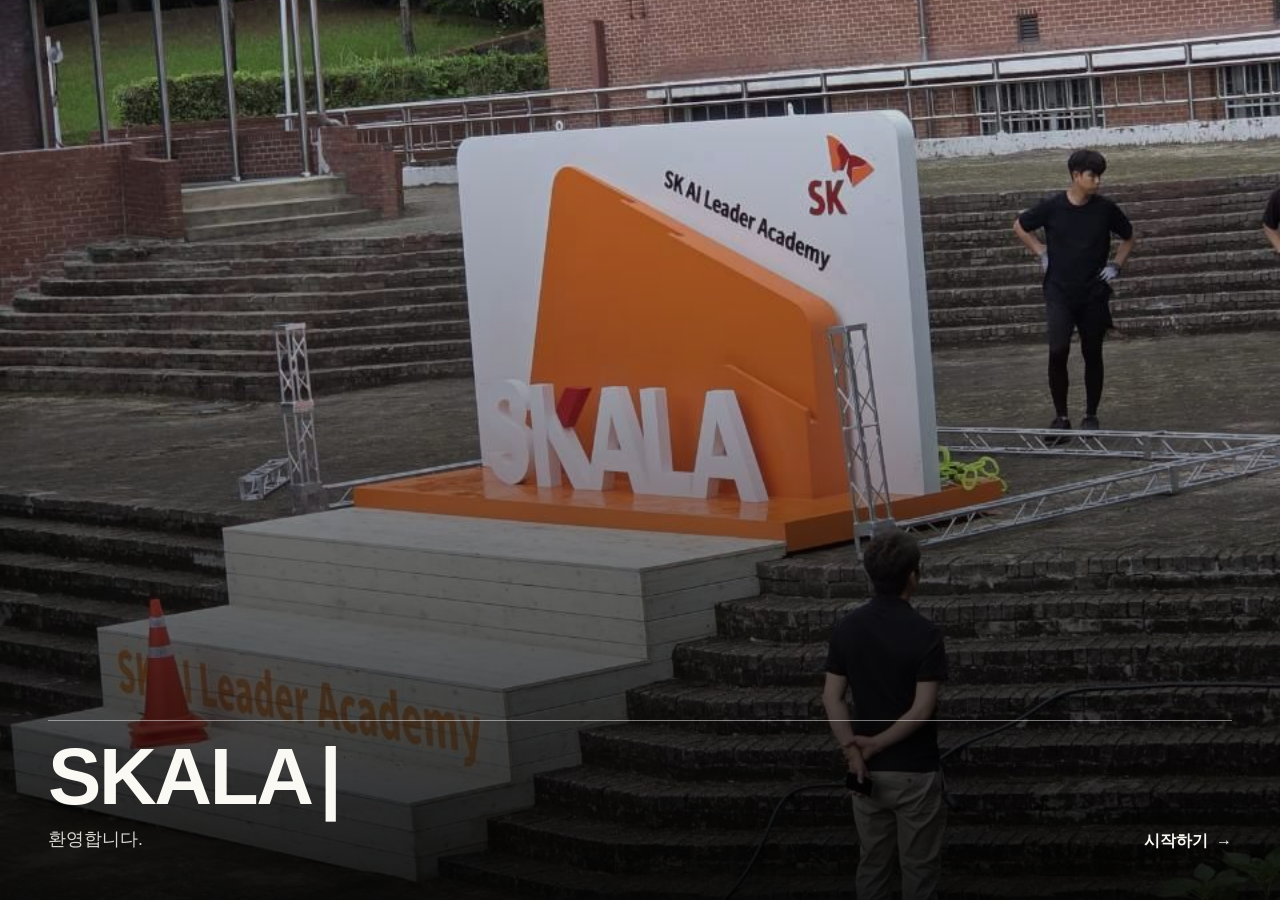
<file: index.html>
<!DOCTYPE html>
<html lang="ko">
<head>
    <meta charset="UTF-8">
    <meta name="viewport" content="width=device-width, initial-scale=1.0">
    <title>SKALA - 메인</title>
    <link rel="stylesheet" href="css/style.css">
</head>
<body>
    <div class="stage">
        <section id="hero-screen" class="hero-screen">
            <div class="hero-image-wrap">
                <img class="hero-bg-image" src="images/welcome.jpg" alt="SKALA 환영 이미지" width="960" height="1280">
                <div class="hero-overlay"></div>
            </div>
            <div class="hero-bottom-bar">
                <div class="hero-text">
                    <h1 aria-label="SKALA"><span id="typewriter" aria-hidden="true"></span><span class="cursor" aria-hidden="true">|</span></h1>
                    <p id="hero-sub" class="hero-sub">환영합니다.</p>
                </div>
                <button type="button" id="start-btn" class="hero-click">
                    <span>시작하기</span>
                    <span class="arrow" aria-hidden="true">&rarr;</span>
                </button>
            </div>
        </section>

        <section id="category-screen" class="category-screen">
            <main id="categories" class="category-list">
                <section class="category-item">
                    <h3>소개합니다</h3>
                    <p>진지함과 장난기 사이 어딘가입니다.
해야 할 일에는 누구보다 진심이고, 사람들과는 편하게 웃는 걸 좋아합니다..</p>
                    <a href="myProfile.html">바로가기</a>
                </section>
                <section class="category-item">
                    <h3>내 강의 일정</h3>
                    <p>월요일부터 금요일까지, SKALA의 강의 일정을 확인해보세요.</p>
                    <span class="category-stat">이번 주 18개 강의</span>
                    <a href="myClass.html">바로가기</a>
                </section>
                <section class="category-item">
                    <h3>회원가입</h3>
                    <p>SKALA-FRONT의 새로운 얼굴이 되어보세요.</p>
                    <a href="signUp.html">바로가기</a>
                </section>
                
                <section class="category-item">
                    <h3>회원가입결과</h3>
                    <p>방금 입력한 정보, 여기서 바로 확인하세요.</p>
                    <span class="category-note">회원가입을 먼저 완료해야 결과를 볼 수 있어요</span>
                    <a href="signUpResult.html">바로가기</a>
                </section>
                <section class="category-item">
                    <h3>내 여행지</h3>
                    <p>다녀온 곳들을 모아둔 여행 기록입니다.</p>
                    <span class="category-stat">6곳의 기록</span>
                    <a href="myTrip.html">바로가기</a>
                </section>
            </main>

            <footer class="site-footer">
                <button type="button" id="replay-intro-btn" class="replay-intro-btn">인트로 다시 보기</button>
                <p>&copy; 2026 SKALA</p>
            </footer>
        </section>
    </div>

    <script>
        // 외부 파일(js/script.js)을 거치지 않고 즉시 실행 - 네트워크로 스크립트를 받아오는 동안
        // 카테고리 목록(기본 상태)이 먼저 보였다가 히어로 사진이 뒤늦게 덮이는 깜빡임을 없앤다.
        (function () {
            var stage = document.querySelector('.stage');
            var typewriterEl = document.getElementById('typewriter');
            var heroSub = document.getElementById('hero-sub');
            var startBtn = document.getElementById('start-btn');
            var categories = document.getElementById('categories');
            var replayBtn = document.getElementById('replay-intro-btn');

            if (!stage || !typewriterEl || !heroSub || !startBtn || !categories) {
                return;
            }

            var title = 'SKALA';
            var reduceMotion = window.matchMedia && window.matchMedia('(prefers-reduced-motion: reduce)').matches;

            function playTypewriter() {
                var index = 0;
                function typeNextLetter() {
                    if (index <= title.length) {
                        typewriterEl.textContent = title.slice(0, index);
                        index++;
                        setTimeout(typeNextLetter, 150);
                    } else {
                        heroSub.classList.add('visible');
                        startBtn.classList.add('visible');
                    }
                }

                if (reduceMotion) {
                    typewriterEl.textContent = title;
                    heroSub.classList.add('visible');
                    startBtn.classList.add('visible');
                } else {
                    setTimeout(typeNextLetter, 400);
                }
            }

            // 인트로를 다시 보여줄 때는 이전 재생 흔적(타이핑된 글자, 노출 상태)을 지우고 처음부터 다시 재생
            function showIntro() {
                typewriterEl.textContent = '';
                heroSub.classList.remove('visible');
                startBtn.classList.remove('visible');
                stage.classList.add('intro-active');
                playTypewriter();
            }

            // 히어로를 걷어내고 카테고리 화면을 확정 노출. 같은 세션에서는 재방문 시 인트로를 다시 틀지 않기 위해 기록해 둠
            function enterCategories() {
                stage.classList.remove('intro-active');
                categories.classList.add('revealed');
                sessionStorage.setItem('skalaIntroSeen', '1');
            }

            if (sessionStorage.getItem('skalaIntroSeen') === '1') {
                categories.classList.add('revealed');
            } else {
                showIntro();
            }

            startBtn.addEventListener('click', enterCategories);

            if (replayBtn) {
                replayBtn.addEventListener('click', showIntro);
            }
        })();
    </script>
</body>
</html>
</file>
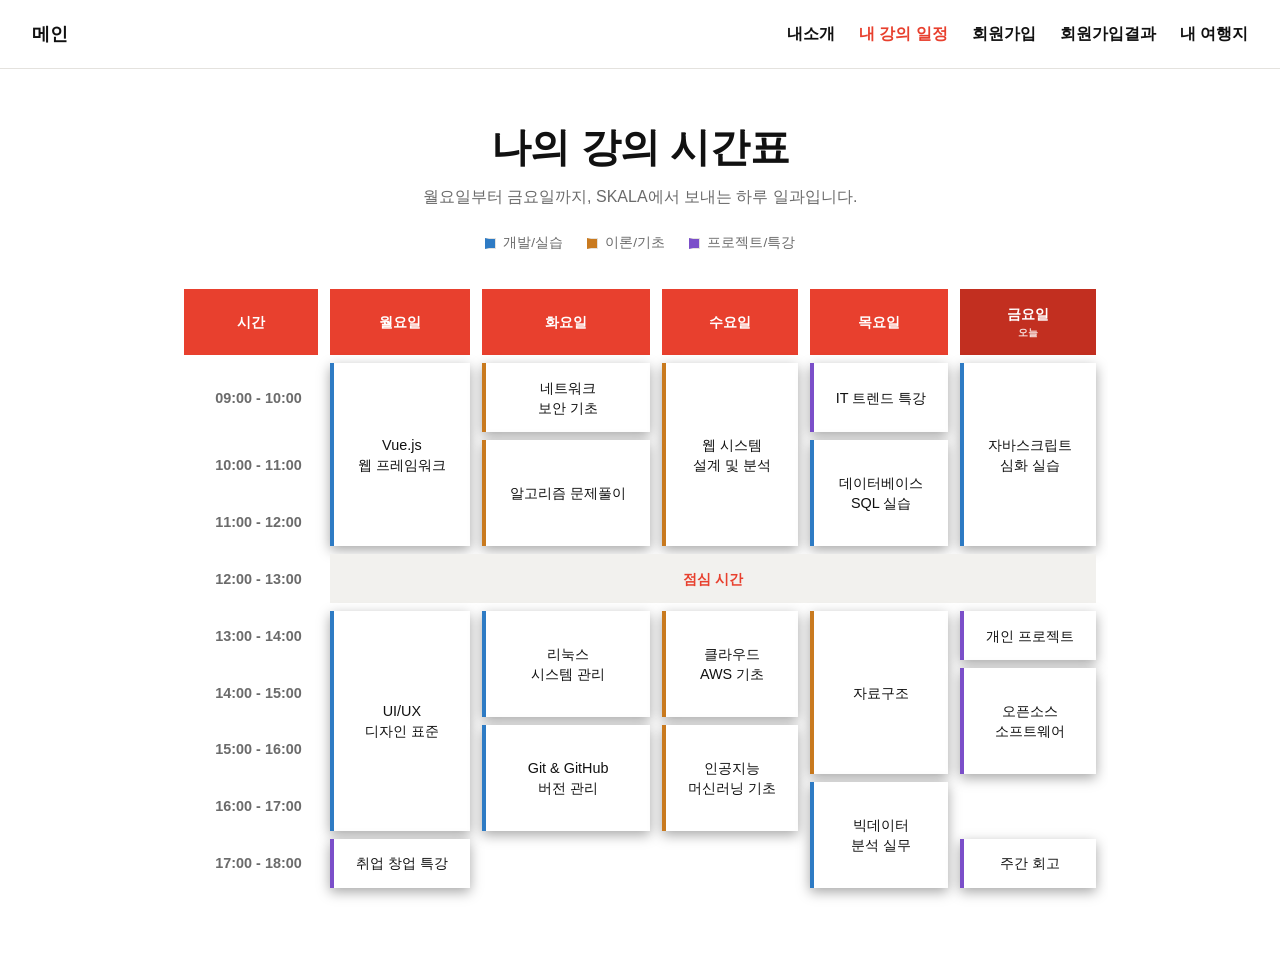
<file: myClass.html>
<!DOCTYPE html>
<html lang="ko">
<head>
    <meta charset="UTF-8">
    <meta name="viewport" content="width=device-width, initial-scale=1.0">
    <title>내 강의 일정</title>
    <link rel="stylesheet" href="css/style.css">
</head>
<body>
    <nav class="site-nav">
        <a href="index.html" class="nav-brand">메인</a>
        <button type="button" class="nav-toggle" aria-label="메뉴 열기" aria-expanded="false" aria-controls="nav-links">
            <span></span><span></span><span></span>
        </button>
        <ul class="nav-links" id="nav-links">
            <li><a href="myProfile.html">내소개</a></li>
            <li><a href="myClass.html" aria-current="page">내 강의 일정</a></li>
            <li><a href="signUp.html">회원가입</a></li>
            <li><a href="signUpResult.html">회원가입결과</a></li>
            <li><a href="myTrip.html">내 여행지</a></li>
        </ul>
    </nav>

    <main class="class-page">
        <header class="class-header">
            <h1>나의 강의 시간표</h1>
            <p>월요일부터 금요일까지, SKALA에서 보내는 하루 일과입니다.</p>
        </header>

        <ul class="legend">
            <li><span class="legend-dot course-dev"></span>개발/실습</li>
            <li><span class="legend-dot course-theory"></span>이론/기초</li>
            <li><span class="legend-dot course-project"></span>프로젝트/특강</li>
        </ul>

        <p class="scroll-hint">옆으로 스크롤해서 전체 시간표를 확인하세요 &rarr;</p>

        <div class="table-scroll">
            <table class="schedule-table">
                <thead>
                    <tr>
                        <th scope="col">시간</th>
                        <th scope="col" data-day="mon">월요일</th>
                        <th scope="col" data-day="tue">화요일</th>
                        <th scope="col" data-day="wed">수요일</th>
                        <th scope="col" data-day="thu">목요일</th>
                        <th scope="col" data-day="fri">금요일</th>
                    </tr>
                </thead>
                <tbody>
                    <tr>
                        <th scope="row">09:00 - 10:00</th>
                        <td class="course course-dev" rowspan="3" data-day="mon" data-start="9" data-end="12">Vue.js<br>웹 프레임워크</td>
                        <td class="course course-theory" data-day="tue" data-start="9" data-end="10">네트워크<br>보안 기초</td>
                        <td class="course course-theory" rowspan="3" data-day="wed" data-start="9" data-end="12">웹 시스템<br>설계 및 분석</td>
                        <td class="course course-project" data-day="thu" data-start="9" data-end="10">IT 트렌드 특강</td>
                        <td class="course course-dev" rowspan="3" data-day="fri" data-start="9" data-end="12">자바스크립트<br>심화 실습</td>
                    </tr>
                    <tr>
                        <th scope="row">10:00 - 11:00</th>
                        <td class="course course-theory" rowspan="2" data-day="tue" data-start="10" data-end="12">알고리즘 문제풀이</td>
                        <td class="course course-dev" rowspan="2" data-day="thu" data-start="10" data-end="12">데이터베이스<br>SQL 실습</td>
                    </tr>
                    <tr>
                        <th scope="row">11:00 - 12:00</th>
                    </tr>
                    <tr class="lunch-row">
                        <th scope="row">12:00 - 13:00</th>
                        <td class="lunch-time" colspan="5">점심 시간</td>
                    </tr>
                    <tr>
                        <th scope="row">13:00 - 14:00</th>
                        <td class="course course-dev" rowspan="4" data-day="mon" data-start="13" data-end="17">UI/UX<br>디자인 표준</td>
                        <td class="course course-dev" rowspan="2" data-day="tue" data-start="13" data-end="15">리눅스<br>시스템 관리</td>
                        <td class="course course-theory" rowspan="2" data-day="wed" data-start="13" data-end="15">클라우드<br>AWS 기초</td>
                        <td class="course course-theory" rowspan="3" data-day="thu" data-start="13" data-end="16">자료구조</td>
                        <td class="course course-project" data-day="fri" data-start="13" data-end="14">개인 프로젝트</td>
                    </tr>
                    <tr>
                        <th scope="row">14:00 - 15:00</th>
                        <td class="course course-project" rowspan="2" data-day="fri" data-start="14" data-end="16">오픈소스<br>소프트웨어</td>
                    </tr>
                    <tr>
                        <th scope="row">15:00 - 16:00</th>
                        <td class="course course-dev" rowspan="2" data-day="tue" data-start="15" data-end="17">Git &amp; GitHub<br>버전 관리</td>
                        <td class="course course-theory" rowspan="2" data-day="wed" data-start="15" data-end="17">인공지능<br>머신러닝 기초</td>
                    </tr>
                    <tr>
                        <th scope="row">16:00 - 17:00</th>
                        <td class="course course-dev" rowspan="2" data-day="thu" data-start="16" data-end="18">빅데이터<br>분석 실무</td>
                        <td class="empty-slot"></td>
                    </tr>
                    <tr>
                        <th scope="row">17:00 - 18:00</th>
                        <td class="course course-project" data-day="mon" data-start="17" data-end="18">취업 창업 특강</td>
                        <td class="empty-slot"></td>
                        <td class="empty-slot"></td>
                        <td class="course course-project" data-day="fri" data-start="17" data-end="18">주간 회고</td>
                    </tr>
                </tbody>
            </table>
        </div>
    </main>

    <script src="js/script.js"></script>
</body>
</html>
</file>
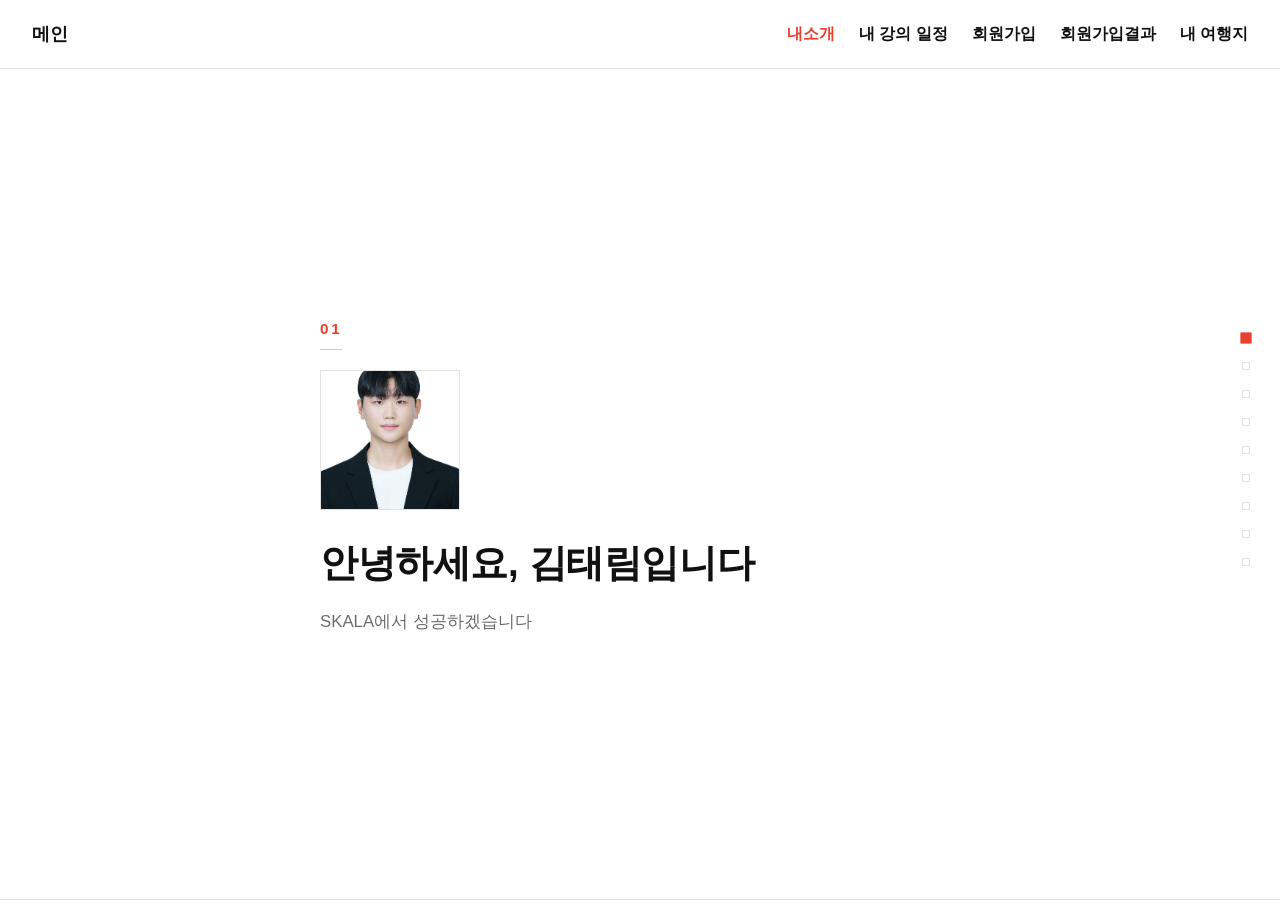
<file: myProfile.html>
<!DOCTYPE html>
<html lang="ko">
<head>
    <meta charset="UTF-8">
    <meta name="viewport" content="width=device-width, initial-scale=1.0">
    <title>내소개</title>
    <link rel="stylesheet" href="css/style.css">
</head>
<body>
    <nav class="site-nav">
        <a href="index.html" class="nav-brand">메인</a>
        <button type="button" class="nav-toggle" aria-label="메뉴 열기" aria-expanded="false" aria-controls="nav-links">
            <span></span><span></span><span></span>
        </button>
        <ul class="nav-links" id="nav-links">
            <li><a href="myProfile.html" aria-current="page">내소개</a></li>
            <li><a href="myClass.html">내 강의 일정</a></li>
            <li><a href="signUp.html">회원가입</a></li>
            <li><a href="signUpResult.html">회원가입결과</a></li>
            <li><a href="myTrip.html">내 여행지</a></li>
        </ul>
    </nav>

    <nav class="section-dots" aria-label="섹션 바로가기">
        <a href="#intro" aria-label="01. 안녕하세요, 김태림입니다"><span class="dot"></span></a>
        <a href="#one-liner" aria-label="02. 한 줄 소개"><span class="dot"></span></a>
        <a href="#education" aria-label="03. 학력 / 경력"><span class="dot"></span></a>
        <a href="#skills" aria-label="04. 스킬"><span class="dot"></span></a>
        <a href="#top3" aria-label="05. 저를 설명하는 말 TOP 3"><span class="dot"></span></a>
        <a href="#manual" aria-label="06. 저의 사용 설명서"><span class="dot"></span></a>
        <a href="#episode" aria-label="07. 요즘 자주 나타나는 증상"><span class="dot"></span></a>
        <a href="#memories" aria-label="08. 좋은 기억들"><span class="dot"></span></a>
        <a href="#contact" aria-label="09. 연락처"><span class="dot"></span></a>
    </nav>

    <main class="profile-scroll">
        <section class="profile-section" id="intro">
            <div class="profile-section-inner">
                <span class="section-index">01</span>
                <img class="profile-photo" src="images/profile.jpg" alt="김태림 프로필 사진" width="375" height="500">
                <h2>안녕하세요, 김태림입니다</h2>
                <p>SKALA에서 성공하겠습니다</p>
            </div>
        </section>

        <section class="profile-section" id="one-liner">
            <div class="profile-section-inner">
                <span class="section-index">02</span>
                <h2>한 줄 소개</h2>
                <p> "Was mich nicht umbringt, macht mich stärker."</p>
                <p>안되면 될 때까지 파고 들어 끝까지 완수 해내겠습니다</p>
            </div>
        </section>

        <section class="profile-section" id="education">
            <div class="profile-section-inner profile-section-inner--split">
                <div class="profile-section-text">
                    <span class="section-index">03</span>
                    <h2>학력 / 경력</h2>
                    <ul class="timeline-list">
                        <li><strong>전북대학교 / 산업공학과</strong><span>재학 2022.03.02 · 졸업 예정 2028.08.28</span></li>
                        <li><strong>ADsP, SQLD</strong><span>2026.03 자격증 취득</span></li>
                        <li><strong>하계 빅데이터 해커톤 우수상</strong><span>2026.07.09 빅대이터 혁신융합대학 사업단 주최 빅데이터 캠프</span></li>
                    </ul>
                </div>
                <img class="section-photo" src="images/education.jpg" alt="학력/경력 관련 사진" width="1050" height="1400" loading="lazy">
            </div>
        </section>

        <section class="profile-section" id="skills">
            <div class="profile-section-inner">
                <span class="section-index">04</span>
                <h2>스킬</h2>
                <h3 class="sub-label">잘하는 것</h3>
                <ul class="tag-list">
                    <li>Python</li>
                    <li>SQL</li>
                    <li>데이터 분석</li>
                    <li>발표</li>
                </ul>
                <h3 class="sub-label">성장 시키고 싶은 것</h3>
                <ul class="tag-list">
                    <li>개발</li>
                    <li>데이터 분석</li>
                    <li>AI 활용</li>
                    <li>발표</li>
                </ul>
            </div>
        </section>

        <section class="profile-section" id="top3">
            <div class="profile-section-inner">
                <span class="section-index">05</span>
                <h2>저를 설명하는 말 TOP 3</h2>
                <ul class="timeline-list">
                    <li><strong>"열정 페이는 사절합니다. 열정은 돈으로 환산해 주세요."</strong><span>주변 사람들 평가 1위</span></li>
                    <li><strong>"노력은 배신하지 않는다는데, 가끔 뒤통수는 세게 치더라."</strong><span>주변 사람들 평가 2위</span></li>
                    <li><strong>"늦었다고 생각할 때가 진짜 너무 늦었다. 그러니까 지금이라도 당장 해라."</strong><span>주변 사람들 평가 3위</span></li>
                </ul>
            </div>
        </section>

        <section class="profile-section" id="manual">
            <div class="profile-section-inner">
                <span class="section-index">06</span>
                <h2>저의 사용 설명서</h2>
                <ul class="timeline-list">
                    <li><strong>모델명</strong><span>김태림 Ver.2026</span></li>
                    <li><strong>충전 방법</strong><span>칭찬은 고래도 춤추게 합니다</span></li>
                    <li><strong>주의사항</strong><span>'열정'만 주입하면 고장 납니다. 적절한 금융 치료가 동반되어야 원활하게 작동합니다.</span></li>
                    <li><strong>절전 모드</strong><span>과도한 열정 사용 시 시스템 보호를 위해 간헐적 강제 종료 (주요 증상: 영혼 없는 대답)</span></li>
                </ul>
            </div>
        </section>

        <section class="profile-section" id="episode">
            <div class="profile-section-inner">
                <span class="section-index">07</span>
                <h2>요즘 자주 나타나는 증상</h2>
                <p>1. 전화하면서 휴대폰 찾기</p>
                <p>2. 잠 안와서 뒤척거리다가 다음날 피곤하기</p>
                <p>3. 집 생각 하기</p>
            </div>
        </section>

        <section class="profile-section" id="memories">
            <div class="profile-section-inner profile-section-inner--split">
                <div class="profile-section-text">
                    <span class="section-index">08</span>
                    <h2>좋은 기억들</h2>
                    <p>가끔은 하늘을 날며, 가끔은 볼링공을 굴리며 — 일상 속 소소한 행복들을 모아봤습니다.</p>
                    <ul class="tag-list memory-tags">
                        <li>볼링</li>
                        <li class="tag-active">패러글라이딩</li>
                        <li>학교 축제</li>
                        <li>여행</li>
                        <li>일상</li>
                    </ul>
                </div>
                <img class="section-photo" src="images/paragliding.jpg" alt="패러글라이딩 사진" width="1400" height="1050" loading="lazy">
            </div>
        </section>

        <section class="profile-section" id="contact">
            <div class="profile-section-inner">
                <span class="section-index">09</span>
                <h2>연락처</h2>
                <ul class="contact-list">
                    <li><strong>Email</strong><span>ta6197@gmail.com</span></li>
                    <li><strong>GitHub</strong><span>github.com/ta6197-sys</span></li>
                </ul>
            </div>
        </section>
    </main>

    <script src="js/script.js"></script>
</body>
</html>
</file>
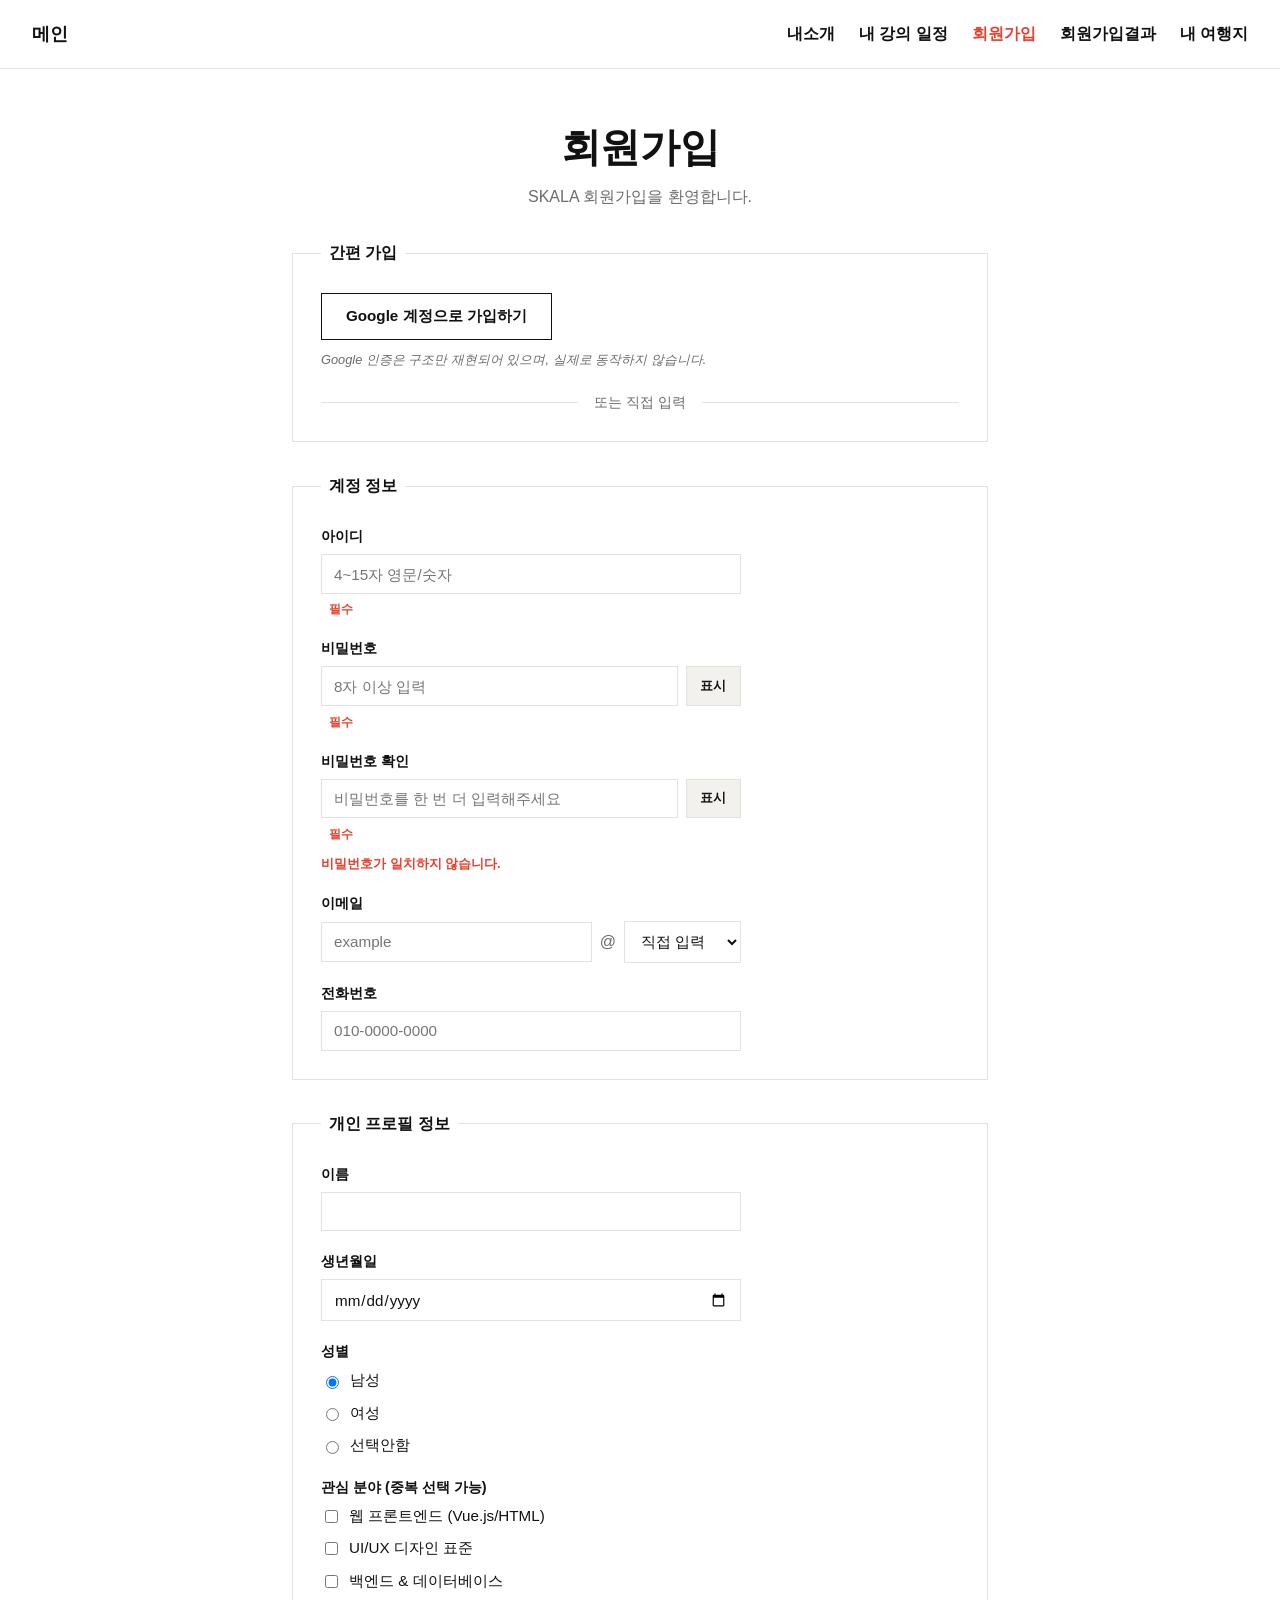
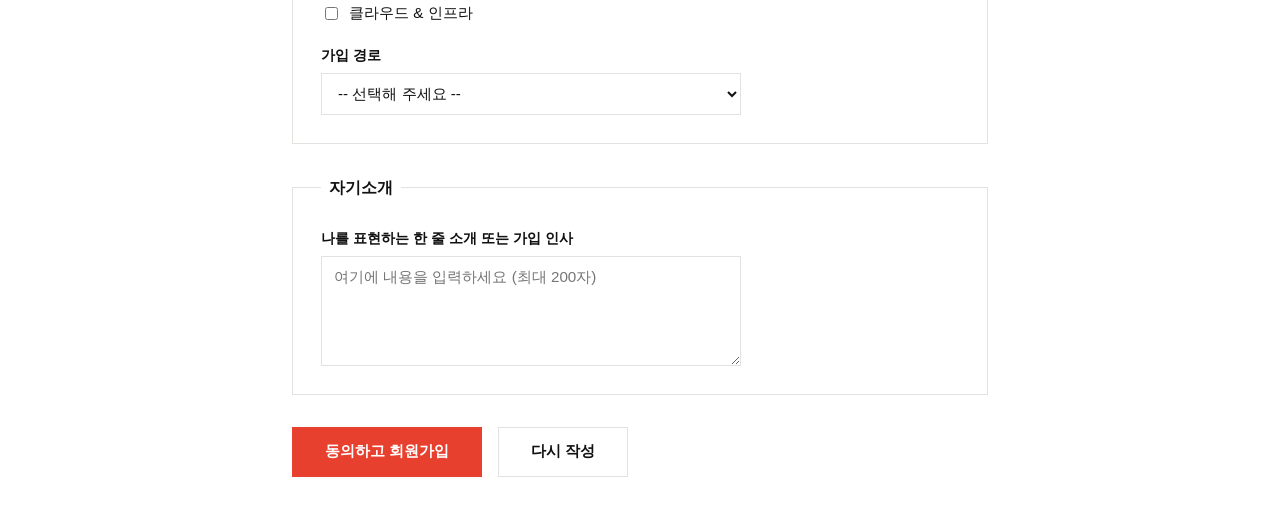
<file: signUp.html>
<!DOCTYPE html>
<html lang="ko">
<head>
    <meta charset="UTF-8">
    <meta name="viewport" content="width=device-width, initial-scale=1.0">
    <title>회원가입</title>
    <link rel="stylesheet" href="css/style.css">
</head>
<body>
    <nav class="site-nav">
        <a href="index.html" class="nav-brand">메인</a>
        <button type="button" class="nav-toggle" aria-label="메뉴 열기" aria-expanded="false" aria-controls="nav-links">
            <span></span><span></span><span></span>
        </button>
        <ul class="nav-links" id="nav-links">
            <li><a href="myProfile.html">내소개</a></li>
            <li><a href="myClass.html">내 강의 일정</a></li>
            <li><a href="signUp.html" aria-current="page">회원가입</a></li>
            <li><a href="signUpResult.html">회원가입결과</a></li>
            <li><a href="myTrip.html">내 여행지</a></li>
        </ul>
    </nav>

    <main class="form-page">
        <header class="form-header">
            <h1>회원가입</h1>
            <p>SKALA 회원가입을 환영합니다.</p>
        </header>

        <form id="signup-form" class="signup-form">
            <fieldset>
                <legend>간편 가입</legend>
                <button type="button" id="google-btn" class="google-btn">Google 계정으로 가입하기</button>
                <p id="google-note" class="form-note">Google 인증은 구조만 재현되어 있으며, 실제로 동작하지 않습니다.</p>
                <div class="divider"><span>또는 직접 입력</span></div>
            </fieldset>

            <fieldset>
                <legend>계정 정보</legend>

                <div class="form-row">
                    <label for="userid">아이디</label>
                    <input type="text" id="userid" name="userid" placeholder="4~15자 영문/숫자" pattern="[A-Za-z0-9]{4,15}" title="영문/숫자 4~15자로 입력해주세요" required>
                    <span class="required-mark">필수</span>
                </div>

                <div class="form-row">
                    <label for="password">비밀번호</label>
                    <div class="password-field">
                        <input type="password" id="password" name="password" placeholder="8자 이상 입력" minlength="8" required>
                        <button type="button" class="password-toggle" data-target="password" aria-label="비밀번호 표시">표시</button>
                    </div>
                    <span class="required-mark">필수</span>
                </div>

                <div class="form-row">
                    <label for="password-confirm">비밀번호 확인</label>
                    <div class="password-field">
                        <input type="password" id="password-confirm" name="password-confirm" placeholder="비밀번호를 한 번 더 입력해주세요" minlength="8" required>
                        <button type="button" class="password-toggle" data-target="password-confirm" aria-label="비밀번호 표시">표시</button>
                    </div>
                    <span class="required-mark">필수</span>
                    <span id="password-confirm-error" class="field-error" hidden>비밀번호가 일치하지 않습니다.</span>
                </div>

                <div class="form-row">
                    <label for="email-id">이메일</label>
                    <div class="inline-group">
                        <input type="text" id="email-id" name="email-id" placeholder="example" pattern="[A-Za-z0-9._%+-]+" title="영문/숫자로 입력해주세요">
                        <span class="at-sign">@</span>
                        <select name="email-domain">
                            <option value="">직접 입력</option>
                            <option value="gmail.com">gmail.com</option>
                            <option value="naver.com">naver.com</option>
                            <option value="daum.net">daum.net</option>
                        </select>
                    </div>
                </div>

                <div class="form-row">
                    <label for="phone">전화번호</label>
                    <input type="tel" id="phone" name="phone" placeholder="010-0000-0000" pattern="01[0-9]-[0-9]{3,4}-[0-9]{4}" title="010-0000-0000 형식으로 입력해주세요">
                </div>
            </fieldset>

            <fieldset>
                <legend>개인 프로필 정보</legend>

                <div class="form-row">
                    <label for="name">이름</label>
                    <input type="text" id="name" name="name">
                </div>

                <div class="form-row">
                    <label for="birthdate">생년월일</label>
                    <input type="date" id="birthdate" name="birthdate">
                </div>

                <div class="form-row">
                    <span class="row-label">성별</span>
                    <div class="radio-group">
                        <label><input type="radio" name="gender" value="male" checked> 남성</label>
                        <label><input type="radio" name="gender" value="female"> 여성</label>
                        <label><input type="radio" name="gender" value="none"> 선택안함</label>
                    </div>
                </div>

                <div class="form-row">
                    <span class="row-label">관심 분야 (중복 선택 가능)</span>
                    <div class="checkbox-group">
                        <label><input type="checkbox" name="interest" value="frontend"> 웹 프론트엔드 (Vue.js/HTML)</label>
                        <label><input type="checkbox" name="interest" value="uiux"> UI/UX 디자인 표준</label>
                        <label><input type="checkbox" name="interest" value="backend"> 백엔드 &amp; 데이터베이스</label>
                        <label><input type="checkbox" name="interest" value="cloud"> 클라우드 &amp; 인프라</label>
                    </div>
                </div>

                <div class="form-row">
                    <label for="referral">가입 경로</label>
                    <select id="referral" name="referral">
                        <option value="">-- 선택해 주세요 --</option>
                        <option value="search">검색</option>
                        <option value="friend">지인 추천</option>
                        <option value="sns">SNS</option>
                        <option value="etc">기타</option>
                    </select>
                </div>
            </fieldset>

            <fieldset>
                <legend>자기소개</legend>
                <div class="form-row">
                    <label for="intro">나를 표현하는 한 줄 소개 또는 가입 인사</label>
                    <textarea id="intro" name="intro" maxlength="200" placeholder="여기에 내용을 입력하세요 (최대 200자)"></textarea>
                </div>
            </fieldset>

            <div class="form-actions">
                <button type="submit" class="btn-primary">동의하고 회원가입</button>
                <button type="reset" id="reset-btn" class="btn-secondary">다시 작성</button>
            </div>
        </form>
    </main>

    <script src="js/script.js"></script>
</body>
</html>
</file>
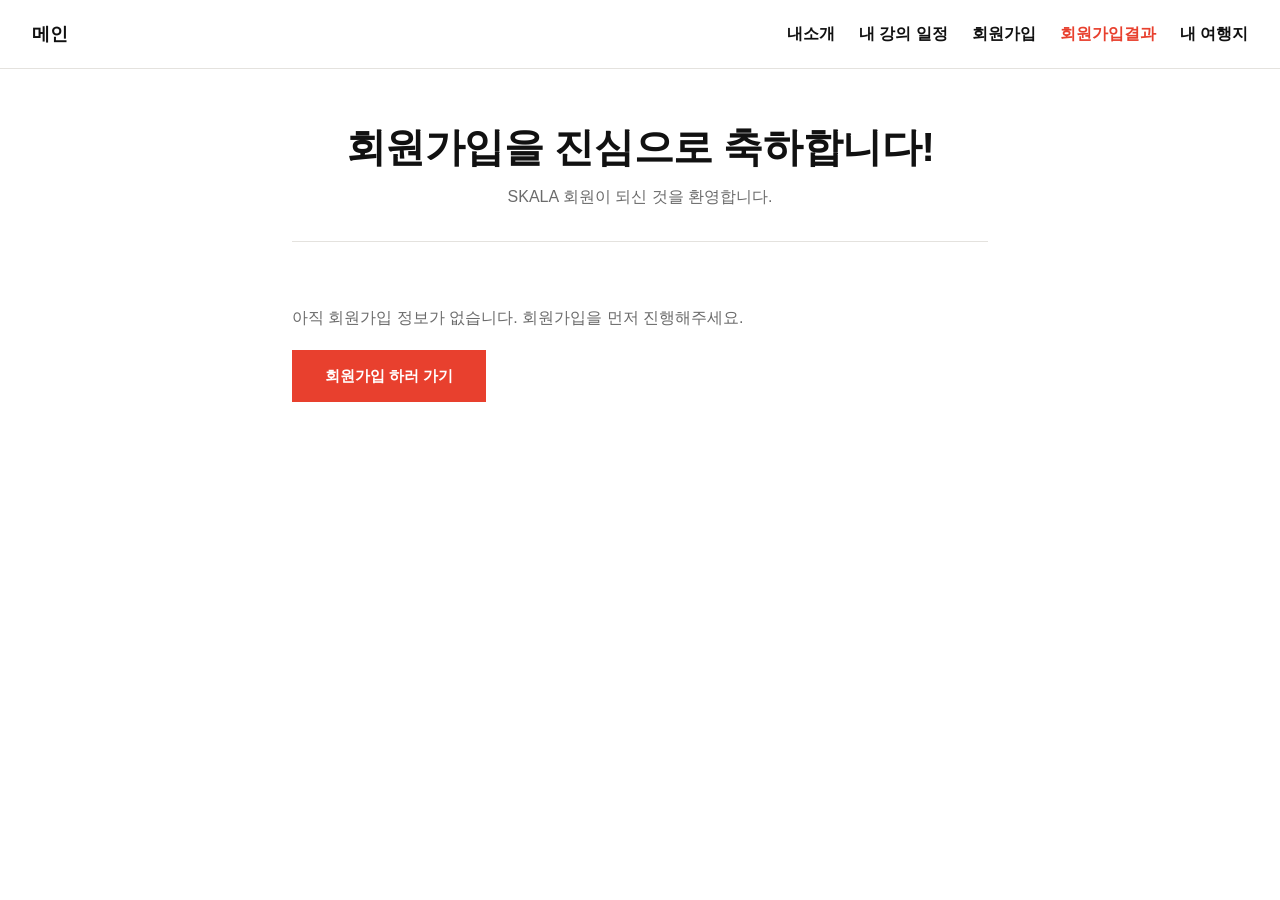
<file: signUpResult.html>
<!DOCTYPE html>
<html lang="ko">
<head>
    <meta charset="UTF-8">
    <meta name="viewport" content="width=device-width, initial-scale=1.0">
    <title>회원가입결과</title>
    <link rel="stylesheet" href="css/style.css">
</head>
<body>
    <nav class="site-nav">
        <a href="index.html" class="nav-brand">메인</a>
        <button type="button" class="nav-toggle" aria-label="메뉴 열기" aria-expanded="false" aria-controls="nav-links">
            <span></span><span></span><span></span>
        </button>
        <ul class="nav-links" id="nav-links">
            <li><a href="myProfile.html">내소개</a></li>
            <li><a href="myClass.html">내 강의 일정</a></li>
            <li><a href="signUp.html">회원가입</a></li>
            <li><a href="signUpResult.html" aria-current="page">회원가입결과</a></li>
            <li><a href="myTrip.html">내 여행지</a></li>
        </ul>
    </nav>

    <main class="form-page">
        <header class="form-header">
            <h1>회원가입을 진심으로 축하합니다!</h1>
            <p>SKALA 회원이 되신 것을 환영합니다.</p>
        </header>

        <hr class="result-divider">

        <div id="result-empty" class="result-empty" hidden>
            <p>아직 회원가입 정보가 없습니다. 회원가입을 먼저 진행해주세요.</p>
            <a href="signUp.html" class="btn-primary">회원가입 하러 가기</a>
        </div>

        <div id="result-content">
            <section class="result-section">
                <h2>안내 사항</h2>
                <ul class="notice-list">
                    <li>입력하신 이메일 주소로 가입 확인 메일이 발송되었습니다.</li>
                    <li>보안을 위해 첫 로그인 후 비밀번호를 다시 한번 확인해 주세요.</li>
                    <li>작성하신 프로필 정보는 마이페이지에서 언제든지 수정이 가능합니다.</li>
                </ul>
            </section>

            <section class="result-section">
                <h2>가입 정보 확인</h2>
                <dl id="result-list" class="result-list">
                    <div class="result-row">
                        <dt>아이디</dt>
                        <dd id="r-userid">-</dd>
                    </div>
                    <div class="result-row">
                        <dt>이메일</dt>
                        <dd id="r-email">-</dd>
                    </div>
                    <div class="result-row">
                        <dt>전화번호</dt>
                        <dd id="r-phone">-</dd>
                    </div>
                    <div class="result-row">
                        <dt>이름</dt>
                        <dd id="r-name">-</dd>
                    </div>
                    <div class="result-row">
                        <dt>생년월일</dt>
                        <dd id="r-birthdate">-</dd>
                    </div>
                    <div class="result-row">
                        <dt>성별</dt>
                        <dd id="r-gender">-</dd>
                    </div>
                    <div class="result-row">
                        <dt>관심 분야</dt>
                        <dd id="r-interests">-</dd>
                    </div>
                    <div class="result-row">
                        <dt>가입 경로</dt>
                        <dd id="r-referral">-</dd>
                    </div>
                    <div class="result-row">
                        <dt>자기소개</dt>
                        <dd id="r-intro">-</dd>
                    </div>
                </dl>
            </section>

            <section class="result-section">
                <h2>이동하기</h2>
                <p>아래 링크를 클릭하면 이전에 작성한 다른 페이지로 이동할 수 있습니다.</p>
                <ul class="jump-list">
                    <li><a href="myProfile.html">나의 프로필 보기</a></li>
                    <li><a href="myClass.html">나의 수업 시간표 보기</a></li>
                    <li><a href="myTrip.html">나의 여행지 보기</a></li>
                    <li><a href="index.html">메인으로 돌아가기</a></li>
                </ul>
            </section>
        </div>
    </main>

    <script src="js/script.js"></script>
</body>
</html>
</file>
<file: css/style.css>
:root {
    --bg: #FFFFFF;
    --bg-alt: #F2F1EE;
    --surface: #FFFFFF;
    --text: #111111;
    --text-muted: #6B6B6B;
    --accent: #E8402E;
    --accent-dark: #C22F20;
    --border: #E4E2DE;
    --on-accent: #FFFFFF;
}

* {
    box-sizing: border-box;
}

html, body {
    height: 100%;
}

body {
    margin: 0;
    background: var(--bg);
    color: var(--text);
    font-family: -apple-system, "Helvetica Neue", "Segoe UI", "Malgun Gothic", sans-serif;
    line-height: 1.5;
    display: flex;
    flex-direction: column;
    min-height: 100%;
}

a {
    color: var(--accent-dark);
    text-decoration: none;
}

a:hover {
    text-decoration: underline;
}

/* 접근성: 키보드 포커스 표시 */
a:focus-visible,
button:focus-visible,
input:focus-visible,
select:focus-visible,
textarea:focus-visible {
    outline: 2px solid var(--accent);
    outline-offset: 2px;
}

/* 접근성: 모션 최소화 설정 시 애니메이션/전환 축소 */
@media (prefers-reduced-motion: reduce) {
    *,
    *::before,
    *::after {
        animation-duration: 0.001ms !important;
        animation-iteration-count: 1 !important;
        transition-duration: 0.001ms !important;
        scroll-behavior: auto !important;
    }
}

/* 공통 상단 네비게이션 (index.html 제외 5개 페이지) : 좌측 메인 로고 + 우측 링크 */
.site-nav {
    flex: 0 0 auto;
    position: sticky;
    top: 0;
    z-index: 10;
    display: flex;
    align-items: center;
    justify-content: space-between;
    gap: 1.5rem;
    padding: 0.75rem 2rem;
    background: var(--surface);
    border-bottom: 1px solid var(--border);
}

.nav-brand {
    font-weight: 800;
    font-size: 1.15rem;
    letter-spacing: 0.02em;
    color: var(--accent);
}

.nav-links {
    list-style: none;
    display: flex;
    gap: 1.5rem;
    margin: 0;
    padding: 0;
}

.site-nav a {
    color: var(--text);
    font-weight: 600;
    display: inline-flex;
    align-items: center;
    min-height: 44px; /* 터치 영역 확보 */
}

.site-nav a[aria-current="page"] {
    color: var(--accent);
}

.nav-toggle {
    display: none;
    flex-direction: column;
    justify-content: center;
    gap: 5px;
    width: 44px;
    height: 44px;
    padding: 10px;
    background: none;
    border: 1px solid var(--border);
    cursor: pointer;
}

.nav-toggle span {
    display: block;
    width: 100%;
    height: 2px;
    background: var(--text);
}

/* 히어로 화면 / 카테고리 화면을 같은 자리에 겹쳐서 전환(crossfade) */
.stage {
    position: relative;
    display: grid;
    flex: 1 1 auto;
    min-height: 0;
}

.stage > section {
    grid-area: 1 / 1;
    height: 100%;
    min-height: 100%;
}

/* 히어로 화면: 기본값은 숨김 상태 - JS가 켜졌을 때만 인트로로 덮어씌움(JS 미동작 시에도 카테고리 화면이 항상 보이도록) */
.hero-screen {
    position: relative;
    display: flex;
    align-items: flex-end;
    overflow: hidden;
    opacity: 0;
    transform: translateY(0);
    pointer-events: none;
    transition: opacity 0.6s ease, transform 0.6s ease;
    z-index: 2;
}

.hero-image-wrap {
    position: absolute;
    inset: 0;
    overflow: hidden;
}

.hero-bg-image {
    width: 100%;
    height: 100%;
    object-fit: cover;
    display: block;
}

.hero-overlay {
    position: absolute;
    inset: 0;
    background: linear-gradient(to top, rgba(0, 0, 0, 0.88) 0%, rgba(0, 0, 0, 0.35) 55%, rgba(0, 0, 0, 0.1) 100%);
}

.hero-bottom-bar {
    position: relative;
    z-index: 1;
    width: 100%;
    display: flex;
    align-items: flex-end;
    justify-content: space-between;
    gap: 2rem;
    padding: 0 3rem 3rem;
}

.hero-bottom-bar::before {
    content: '';
    position: absolute;
    top: -1rem;
    left: 3rem;
    right: 3rem;
    height: 1px;
    background: rgba(255, 255, 255, 0.45);
}

.hero-text {
    color: #FBF9F3;
}

.hero-text h1 {
    margin: 0;
    font-size: 5rem;
    font-weight: 800;
    letter-spacing: -0.03em;
    line-height: 1.02;
}

.cursor {
    display: inline-block;
    margin-left: 0.1em;
    animation: blink 0.9s step-end infinite;
}

@keyframes blink {
    0%, 49% { opacity: 1; }
    50%, 100% { opacity: 0; }
}

.hero-sub {
    margin: 0.5rem 0 0;
    font-size: 1.1rem;
    font-weight: 400;
    color: rgba(251, 249, 243, 0.85);
    opacity: 0;
    transform: translateY(8px);
    transition: opacity 0.6s ease, transform 0.6s ease;
}

.hero-sub.visible {
    opacity: 1;
    transform: translateY(0);
}

.hero-click {
    flex-shrink: 0;
    display: flex;
    align-items: center;
    gap: 0.5rem;
    background: none;
    border: none;
    color: #FBF9F3;
    font-size: 1rem;
    font-weight: 600;
    cursor: pointer;
    padding: 0;
    opacity: 0;
    transform: translateY(8px);
    transition: opacity 0.6s ease, transform 0.6s ease, color 0.2s ease;
}

.hero-click.visible {
    opacity: 1;
    transform: translateY(0);
}

.hero-click:hover {
    color: var(--accent);
}

.hero-click .arrow {
    transition: transform 0.2s ease;
}

.hero-click:hover .arrow {
    transform: translateX(4px);
}

/* 카테고리 화면: 기본값이 곧 "도착 화면" - JS 없이도 바로 이용 가능 */
.category-screen {
    display: flex;
    flex-direction: column;
    justify-content: flex-start;
    overflow-y: auto;
    opacity: 1;
    transform: translateY(0);
    pointer-events: auto;
    transition: opacity 0.6s ease, transform 0.6s ease;
    z-index: 1;
}

/* JS가 인트로를 재생 중일 때만 히어로를 위에 덮어씌우고 카테고리를 잠시 가림 */
.stage.intro-active .hero-screen {
    opacity: 1;
    pointer-events: auto;
    z-index: 2;
}

.stage.intro-active .category-screen {
    opacity: 0;
    transform: translateY(24px);
    pointer-events: none;
}

.category-list {
    display: flex;
    flex-direction: column;
    gap: 1.5rem;
    padding: 3rem;
    max-width: 760px;
    margin: 0 auto;
    width: 100%;
}

.category-item {
    width: 100%;
    background: var(--surface);
    border: 1px solid var(--border);
    border-top: 3px solid var(--accent);
    border-radius: 0;
    padding: 1.75rem;
    opacity: 1;
    transform: translateY(0);
    transition: opacity 0.5s ease, transform 0.5s ease;
}

/* 인트로 재생 중에만 카드를 숨겨뒀다가, intro-active가 풀리는 순간 revealed의 순서 지연과 함께 하나씩 나타나게 함 */
.stage.intro-active .category-item {
    opacity: 0;
    transform: translateY(16px);
}

.category-list.revealed .category-item:nth-child(1) { transition-delay: 0.15s; }
.category-list.revealed .category-item:nth-child(2) { transition-delay: 0.3s; }
.category-list.revealed .category-item:nth-child(3) { transition-delay: 0.45s; }
.category-list.revealed .category-item:nth-child(4) { transition-delay: 0.6s; }
.category-list.revealed .category-item:nth-child(5) { transition-delay: 0.75s; }

.category-item h3 {
    margin-top: 0;
    font-size: 1.15rem;
    font-weight: 800;
    letter-spacing: -0.01em;
    color: var(--text);
}

.category-item p {
    color: var(--text-muted);
    min-height: 2.5rem;
}

.category-item a {
    font-weight: 600;
    color: var(--accent-dark);
}

.category-note {
    display: block;
    margin: 0.4rem 0 0.75rem;
    font-size: 0.8rem;
    font-style: italic;
    color: var(--text-muted);
}

/* 푸터 */
.site-footer {
    text-align: center;
    padding: 1.5rem;
    color: var(--text-muted);
}

.replay-intro-btn {
    display: inline-block;
    margin-bottom: 0.5rem;
    background: none;
    border: none;
    color: var(--text-muted);
    font-size: 0.85rem;
    text-decoration: underline;
    cursor: pointer;
    padding: 0.25rem;
}

.replay-intro-btn:hover {
    color: var(--accent);
}

/* 모바일 대응 */
@media (max-width: 768px) {
    .site-nav {
        padding: 0.75rem 1rem;
    }

    .nav-toggle {
        display: flex;
    }

    .nav-links {
        display: none;
        flex-direction: column;
        gap: 0;
        position: absolute;
        top: 100%;
        left: 0;
        right: 0;
        background: var(--surface);
        border-bottom: 1px solid var(--border);
        padding: 0.5rem 0;
    }

    .nav-links.open {
        display: flex;
    }

    .nav-links li {
        width: 100%;
    }

    .site-nav a {
        width: 100%;
        padding: 0.85rem 1.5rem;
    }

    .hero-bottom-bar {
        flex-direction: column;
        align-items: flex-start;
        gap: 1rem;
        padding: 0 1.25rem 1.5rem;
    }

    .hero-bottom-bar::before {
        left: 1.25rem;
        right: 1.25rem;
    }

    .hero-text h1 {
        font-size: 2.75rem;
    }

    .category-list {
        padding: 1.25rem;
        gap: 1rem;
    }

    .category-item {
        padding: 1.25rem;
    }
}

@media (max-width: 420px) {
    .hero-text h1 {
        font-size: 2.1rem;
    }
}

/* 내소개: 풀페이지 스크롤 스냅 */
.profile-scroll {
    flex: 1 1 auto;
    min-height: 0;
    overflow-y: scroll;
    scroll-snap-type: y mandatory;
    scroll-behavior: smooth;
}

/* 현재 스크롤 위치를 알려주는 섹션 점 네비게이션 */
.section-dots {
    position: fixed;
    right: 1.5rem;
    top: 50%;
    transform: translateY(-50%);
    z-index: 6;
    display: flex;
    flex-direction: column;
    gap: 0.5rem;
}

.section-dots a {
    display: flex;
    align-items: center;
    justify-content: center;
    width: 20px;
    height: 20px;
}

.section-dots a .dot {
    display: block;
    width: 8px;
    height: 8px;
    background: var(--surface);
    border: 1px solid var(--border);
    transition: background 0.2s ease, transform 0.2s ease, border-color 0.2s ease;
}

.section-dots a:hover .dot {
    border-color: var(--text-muted);
}

.section-dots a.active .dot {
    background: var(--accent);
    border-color: var(--accent);
    transform: scale(1.35);
}

@media (max-width: 900px) {
    .section-dots {
        display: none;
    }
}

.profile-section {
    height: 100%;
    min-height: 100%;
    scroll-snap-align: start;
    display: flex;
    flex-direction: column;
    justify-content: center;
    padding: 3rem;
    border-bottom: 1px solid var(--border);
}

.profile-section:nth-child(even) {
    background: var(--bg-alt);
}

.section-index {
    display: inline-block;
    color: var(--accent);
    font-weight: 600;
    font-size: 0.95rem;
    letter-spacing: 0.18em;
    padding-bottom: 0.5rem;
    margin-bottom: 1.25rem;
    border-bottom: 1px solid rgba(232, 64, 46, 0.35);
}

.profile-section-inner {
    max-width: 640px;
    margin: 0 auto;
    width: 100%;
}

.profile-section h2 {
    margin: 0 0 1rem;
    font-size: 2.4rem;
    font-weight: 800;
    letter-spacing: -0.01em;
}

.profile-section p {
    color: var(--text-muted);
    font-size: 1.05rem;
}

.profile-photo {
    width: 140px;
    height: 140px;
    border-radius: 0;
    border: 1px solid var(--border);
    background: var(--surface);
    object-fit: cover;
    display: block;
    margin-bottom: 1.5rem;
}

.profile-section-inner--split {
    max-width: 1100px;
    margin: 0 auto;
    display: flex;
    align-items: center;
    gap: 3rem;
}

.profile-section-text {
    flex: 1 1 380px;
    min-width: 0;
}

.section-photo {
    flex: 1 1 420px;
    width: 420px;
    height: 420px;
    max-width: 45vw;
    object-fit: cover;
    border-radius: 0;
    border: 1px solid var(--border);
    box-shadow: 0 20px 40px -16px rgba(0, 0, 0, 0.6);
}

@media (max-width: 768px) {
    .profile-section-inner--split {
        flex-direction: column-reverse;
        gap: 1.5rem;
    }

    .section-photo {
        width: 100%;
        max-width: 100%;
        height: 320px;
    }
}

.sub-label {
    margin: 1.25rem 0 0.6rem;
    font-size: 0.95rem;
    font-weight: 700;
    color: var(--text-muted);
    text-transform: uppercase;
    letter-spacing: 0.05em;
}

.sub-label:first-of-type {
    margin-top: 0.5rem;
}

.tag-list {
    list-style: none;
    display: flex;
    flex-wrap: wrap;
    gap: 0.5rem 1.5rem;
    padding: 0;
    margin: 0;
}

.tag-list li {
    padding: 0 0 0.2rem;
    border: none;
    border-bottom: 2px solid var(--border);
    background: none;
    border-radius: 0;
    color: var(--text);
    font-size: 0.95rem;
}

.memory-tags li::before {
    content: '\2022';
    display: inline-block;
    margin-right: 0.4rem;
    opacity: 0.5;
}

.memory-tags li.tag-active {
    background: none;
    border-bottom-color: var(--accent);
    color: var(--accent);
    font-weight: 700;
}

.memory-tags li.tag-active::before {
    opacity: 0.85;
}

.timeline-list,
.contact-list {
    list-style: none;
    padding: 0;
    margin: 0;
    display: flex;
    flex-direction: column;
    gap: 1rem;
}

.timeline-list li,
.contact-list li {
    border-left: 3px solid var(--accent);
    padding-left: 1rem;
}

.timeline-list strong,
.contact-list strong {
    display: block;
    color: var(--text);
}

.timeline-list span,
.contact-list span {
    color: var(--text-muted);
}

@media (max-width: 768px) {
    .profile-section {
        padding: 2rem 1.25rem;
    }

    .profile-section h2 {
        font-size: 1.6rem;
    }
}

/* 내 강의 일정 */
.class-page {
    max-width: 1000px;
    margin: 0 auto;
    padding: 3rem 2rem;
    width: 100%;
}

.class-header {
    text-align: center;
    margin-bottom: 1.5rem;
}

.class-header h1 {
    margin: 0 0 0.5rem;
    font-size: 2.5rem;
    font-weight: 800;
    letter-spacing: -0.01em;
}

.class-header p {
    color: var(--text-muted);
    margin: 0;
}

.legend {
    list-style: none;
    display: flex;
    justify-content: center;
    flex-wrap: wrap;
    gap: 1.5rem;
    padding: 0;
    margin: 0 0 1.25rem;
}

.legend li {
    display: flex;
    align-items: center;
    gap: 0.45rem;
    color: var(--text-muted);
    font-size: 0.85rem;
}

.legend-dot {
    width: 0.7rem;
    height: 0.7rem;
    border-radius: 0;
    border: 1px solid var(--border);
}

.scroll-hint {
    display: block;
    text-align: right;
    color: var(--text-muted);
    font-size: 0.85rem;
    margin: 0 0 0.5rem;
}

/* 시간표(min-width:840px)가 여유 있게 들어가는 너비부터 힌트를 숨김 */
@media (min-width: 921px) {
    .scroll-hint {
        display: none;
    }
}

.table-scroll {
    overflow-x: auto;
    padding: 0.5rem 0 1rem;
}

.schedule-table {
    width: 100%;
    min-width: 840px;
    border-collapse: separate;
    border-spacing: 12px 8px;
    background: transparent;
}

.schedule-table th,
.schedule-table td {
    border: none;
    padding: 0.9rem 0.75rem;
    text-align: center;
    vertical-align: middle;
    font-size: 0.9rem;
    line-height: 1.4;
}

.schedule-table thead th {
    background: var(--accent);
    color: var(--on-accent);
    font-weight: 600;
    white-space: nowrap;
    border-radius: 0;
}

.schedule-table thead th.today-header {
    background: var(--accent-dark);
}

.schedule-table thead th.today-header::after {
    content: '오늘';
    display: block;
    font-size: 0.65rem;
    font-weight: 600;
    opacity: 0.85;
    margin-top: 0.15rem;
}

.schedule-table tbody th {
    background: transparent;
    color: var(--text-muted);
    font-weight: 600;
    white-space: nowrap;
    text-align: right;
    padding-right: 1rem;
}

.schedule-table tbody td.course {
    background: var(--surface);
    border-radius: 0;
    box-shadow: 0 4px 12px rgba(0, 0, 0, 0.35);
}

.course-dev {
    border-left: 4px solid #2E7BC4 !important;
}

.course-theory {
    border-left: 4px solid #C97A1F !important;
}

.course-project {
    border-left: 4px solid #7B4FC9 !important;
}

.legend .course-dev,
.legend .course-theory,
.legend .course-project {
    border-left: none;
}

.legend .course-dev { background: #2E7BC4; }
.legend .course-theory { background: #C97A1F; }
.legend .course-project { background: #7B4FC9; }

.lunch-time {
    background: var(--bg-alt);
    border: 2px dashed var(--accent);
    border-radius: 0;
    color: var(--accent);
    font-weight: 700;
}

.empty-slot {
    background: transparent;
    box-shadow: none;
    border: 1px dashed var(--border);
    border-radius: 0;
}

.course.active-class {
    position: relative;
    border: 2px solid var(--accent);
    animation: schedule-glow 2s ease-out infinite;
}

.course.active-class::after {
    content: '지금 수업';
    position: absolute;
    top: -0.6rem;
    right: 0.5rem;
    background: var(--accent);
    color: var(--on-accent);
    font-size: 0.7rem;
    font-weight: 700;
    padding: 0.15rem 0.5rem;
    border-radius: 0;
}

@keyframes schedule-glow {
    0% { box-shadow: 0 4px 12px rgba(0, 0, 0, 0.35), 0 0 0 0 rgba(232, 64, 46, 0.45); }
    70% { box-shadow: 0 4px 12px rgba(0, 0, 0, 0.35), 0 0 0 10px rgba(232, 64, 46, 0); }
    100% { box-shadow: 0 4px 12px rgba(0, 0, 0, 0.35), 0 0 0 0 rgba(232, 64, 46, 0); }
}

@media (max-width: 768px) {
    .class-page {
        padding: 2rem 1.25rem;
    }
}

/* 회원가입 */
.form-page {
    max-width: 760px;
    margin: 0 auto;
    padding: 3rem 2rem;
    width: 100%;
}

.form-header {
    text-align: center;
    margin-bottom: 2rem;
}

.form-header h1 {
    margin: 0 0 0.5rem;
    font-size: 2.5rem;
    font-weight: 800;
    letter-spacing: -0.01em;
}

.form-header p {
    color: var(--text-muted);
    margin: 0;
}

.signup-form fieldset {
    border: 1px solid var(--border);
    border-radius: 0;
    padding: 1.75rem;
    margin: 0 0 2rem;
}

.signup-form legend {
    font-weight: 700;
    font-size: 1rem;
    padding: 0 0.5rem;
    color: var(--text);
}

.form-row {
    display: flex;
    flex-direction: column;
    gap: 0.4rem;
    max-width: 420px;
    margin-bottom: 1.25rem;
}

.form-row:last-child {
    margin-bottom: 0;
}

.form-row label,
.row-label {
    font-weight: 600;
    font-size: 0.9rem;
    color: var(--text);
}

.required-mark {
    font-size: 0.75rem;
    font-weight: 600;
    color: var(--accent);
    margin-left: 0.5rem;
}

.field-error {
    display: block;
    font-size: 0.8rem;
    font-weight: 600;
    color: var(--accent);
    margin-top: 0.3rem;
}

input[type="text"],
input[type="password"],
input[type="tel"],
input[type="date"],
select,
textarea {
    width: 100%;
    padding: 0.65rem 0.75rem;
    border: 1px solid var(--border);
    border-radius: 0;
    background: var(--surface);
    color: var(--text);
    font-size: 0.95rem;
    font-family: inherit;
}

input:focus,
select:focus,
textarea:focus {
    outline: 2px solid var(--accent);
    outline-offset: 1px;
    border-color: var(--accent);
}

textarea {
    min-height: 110px;
    resize: vertical;
}

.password-field {
    display: flex;
    align-items: stretch;
    gap: 0.5rem;
}

.password-field input {
    flex: 1 1 auto;
    min-width: 0;
}

.password-toggle {
    flex: 0 0 auto;
    padding: 0 0.85rem;
    border: 1px solid var(--border);
    background: var(--bg-alt);
    color: var(--text);
    font-size: 0.8rem;
    font-weight: 600;
    cursor: pointer;
    white-space: nowrap;
}

.password-toggle:hover {
    border-color: var(--text);
}

.inline-group {
    display: flex;
    align-items: center;
    gap: 0.5rem;
}

.inline-group input {
    flex: 1 1 0;
    width: auto;
    min-width: 0;
}

.inline-group select {
    flex: 0 0 auto;
    width: auto;
}

.at-sign {
    color: var(--text-muted);
}

.radio-group,
.checkbox-group {
    display: flex;
    flex-direction: column;
    gap: 0.6rem;
}

.radio-group label,
.checkbox-group label {
    display: flex;
    align-items: center;
    gap: 0.5rem;
    font-weight: 400;
    font-size: 0.95rem;
}

.google-btn {
    display: inline-flex;
    align-items: center;
    gap: 0.6rem;
    padding: 0.75rem 1.5rem;
    border: 1px solid var(--text);
    border-radius: 0;
    background: none;
    color: var(--text);
    font-size: 0.95rem;
    font-weight: 600;
    cursor: pointer;
}

.google-btn:hover {
    background: var(--bg-alt);
}

.form-note {
    margin: 0.6rem 0 0;
    font-size: 0.8rem;
    font-style: italic;
    color: var(--text-muted);
}

.form-note--active {
    color: var(--accent);
    font-weight: 600;
    font-style: normal;
}

.divider {
    display: flex;
    align-items: center;
    gap: 1rem;
    margin: 1.5rem 0 0;
    color: var(--text-muted);
    font-size: 0.85rem;
}

.divider::before,
.divider::after {
    content: '';
    flex: 1;
    height: 1px;
    background: var(--border);
}

.form-actions {
    display: flex;
    gap: 1rem;
    margin-top: 1rem;
}

.btn-primary,
.btn-secondary {
    padding: 0.85rem 2rem;
    border-radius: 0;
    font-weight: 700;
    font-size: 0.95rem;
    cursor: pointer;
}

.btn-primary {
    background: var(--accent);
    border: 1px solid var(--accent);
    color: var(--on-accent);
}

.btn-primary:hover {
    background: var(--accent-dark);
    border-color: var(--accent-dark);
}

.btn-secondary {
    background: none;
    border: 1px solid var(--border);
    color: var(--text);
}

.btn-secondary:hover {
    border-color: var(--text);
}

@media (max-width: 768px) {
    .form-page {
        padding: 2rem 1.25rem;
    }

    .signup-form fieldset {
        padding: 1.25rem;
    }
}

/* 회원가입 결과 */
.result-divider {
    border: none;
    border-top: 1px solid var(--border);
    margin: 1.5rem 0 2rem;
}

.result-section {
    margin-bottom: 2.5rem;
}

.result-section:last-child {
    margin-bottom: 0;
}

.result-section h2 {
    font-size: 1.4rem;
    font-weight: 800;
    letter-spacing: -0.01em;
    margin: 0 0 1rem;
}

.result-section > p {
    color: var(--text-muted);
    margin: 0 0 1rem;
}

.notice-list {
    margin: 0;
    padding-left: 1.25rem;
    color: var(--text-muted);
    display: flex;
    flex-direction: column;
    gap: 0.5rem;
}

.notice-list li {
    line-height: 1.5;
}

.jump-list {
    list-style: none;
    margin: 0;
    padding: 0;
    display: flex;
    flex-direction: column;
    gap: 0.75rem;
}

.jump-list a {
    display: inline-block;
    font-weight: 600;
    color: var(--text);
    border-bottom: 2px solid var(--border);
    padding-bottom: 0.2rem;
}

.jump-list a:hover {
    color: var(--accent);
    border-bottom-color: var(--accent);
}

.result-list {
    margin: 0;
}

.result-row {
    display: flex;
    justify-content: space-between;
    gap: 2rem;
    padding: 1rem 0;
    border-bottom: 1px solid var(--border);
}

.result-row[hidden] {
    display: none;
}

.result-row dt {
    flex: 0 0 140px;
    font-weight: 600;
    color: var(--text-muted);
}

.result-row dd {
    flex: 1;
    margin: 0;
    text-align: left;
    color: var(--text);
}

.result-empty {
    padding: 2rem 0;
}

.result-empty p {
    color: var(--text-muted);
    margin: 0 0 1.25rem;
}

a.btn-primary {
    display: inline-block;
    text-decoration: none;
}

@media (max-width: 600px) {
    .result-row {
        flex-direction: column;
        gap: 0.35rem;
    }

    .result-row dt {
        flex: none;
    }
}

/* 내 여행지: myProfile과 동일한 풀페이지 스크롤 스냅 재사용 + 홀짝 섹션 좌우 반전 */
.trip-scroll .profile-section:nth-child(even) .profile-section-inner--split {
    flex-direction: row-reverse;
    justify-content: flex-end;
}

.trip-scroll .profile-section-inner--split {
    max-width: 1400px;
}

.trip-scroll .profile-section-text {
    flex: 0 1 300px;
}

.trip-scroll .section-photo {
    flex: 2 1 600px;
    width: 700px;
    height: 700px;
    max-width: 62vw;
    max-height: 78vh;
}

@media (max-width: 768px) {
    .trip-scroll .section-photo {
        height: 55vh;
    }
}

.trip-scroll .photo-frame {
    flex: 0 0 auto;
    width: 380px; /* 액자(사진) 전체 크기: 이 숫자(px)를 줄이면 작아지고 늘리면 커집니다 */
    background: var(--surface);
    border: 1px solid var(--border);
    padding: 22px; /* 액자 매트 두께: 사진과 테두리 사이 여백 */
    box-shadow: 0 20px 40px -18px rgba(0, 0, 0, 0.25);
}

.trip-scroll .photo-frame img {
    display: block;
    width: 100%;
    height: auto;
}

@media (max-width: 768px) {
    .trip-scroll .photo-frame {
        max-width: 100%;
        padding: 14px;
    }
}

.trip-scroll .section-photo.trip-photo-portrait {
    width: auto;
    height: 80vh;
    aspect-ratio: 3 / 4;
    max-width: 30vw;
    max-height: 100vh;
    object-fit: cover;
    position: relative;

}

@media (max-width: 768px) {
    .trip-scroll .section-photo.trip-photo-portrait {
        width: 100%;
        max-width: 100%;
        height: auto;
        aspect-ratio: 3 / 4;
        max-height: 60vh;
    }
}

/* 풍경/전경 사진(제천, 경주, 무주, 야경): 정사각형 대신 원본에 가까운 가로 비율로 넓게 보여줌 */
.trip-scroll .section-photo.trip-photo-landscape {
    width: 100%;
    max-width: 720px;
    aspect-ratio: 3 / 2;
    height: auto;
    max-height: none;
    object-fit: cover;
}

@media (max-width: 768px) {
    .trip-scroll .section-photo.trip-photo-landscape {
        max-width: 100%;
        aspect-ratio: 3 / 2;
    }
}

.photo-nudge-left {
    margin-left: -24px; /* 왼쪽으로 이동: 음수를 더 크게(예: -60px) 하면 더 왼쪽으로 이동합니다 */
}

.trip-status {
    display: inline-block;
    font-size: 0.8rem;
    font-weight: 700;
    color: var(--accent);
    border-bottom: 2px solid var(--accent);
    padding-bottom: 0.15rem;
}

.trip-status--wish {
    color: var(--text-muted);
    border-bottom-color: var(--border);
}

.trip-video-section .profile-section-inner {
    margin: 0 auto;    /* 전북대 축제 섹션 전체(제목+영상)를 화면 가운데로 정렬 */
    text-align: center;
}

.trip-video {
    width: auto;
    height: auto;
    max-width: 840px; /* 영상 가로 최대 크기: 이 숫자(px)를 키우면 커집니다 */
    max-height: 720px; /* 영상 세로 최대 크기: 세로 영상이라 이 값이 실제 크기를 좌우함 - 키우면 커집니다 */
    display: block;
    margin-top: 24px;   /* 위쪽 위치: 숫자(px)를 키우면 아래로 내려갑니다 */
    margin-left: auto;  /* 가운데 정렬을 위해 auto로 설정 (좌우 여백이 같아짐) */
    margin-right: auto;
    border: 1px solid var(--border);
    background: #000;
    
}

@media (max-width: 900px) {
    .trip-video {
        max-width: 80%;
        max-height: 5000px;
    }
}
</file>
